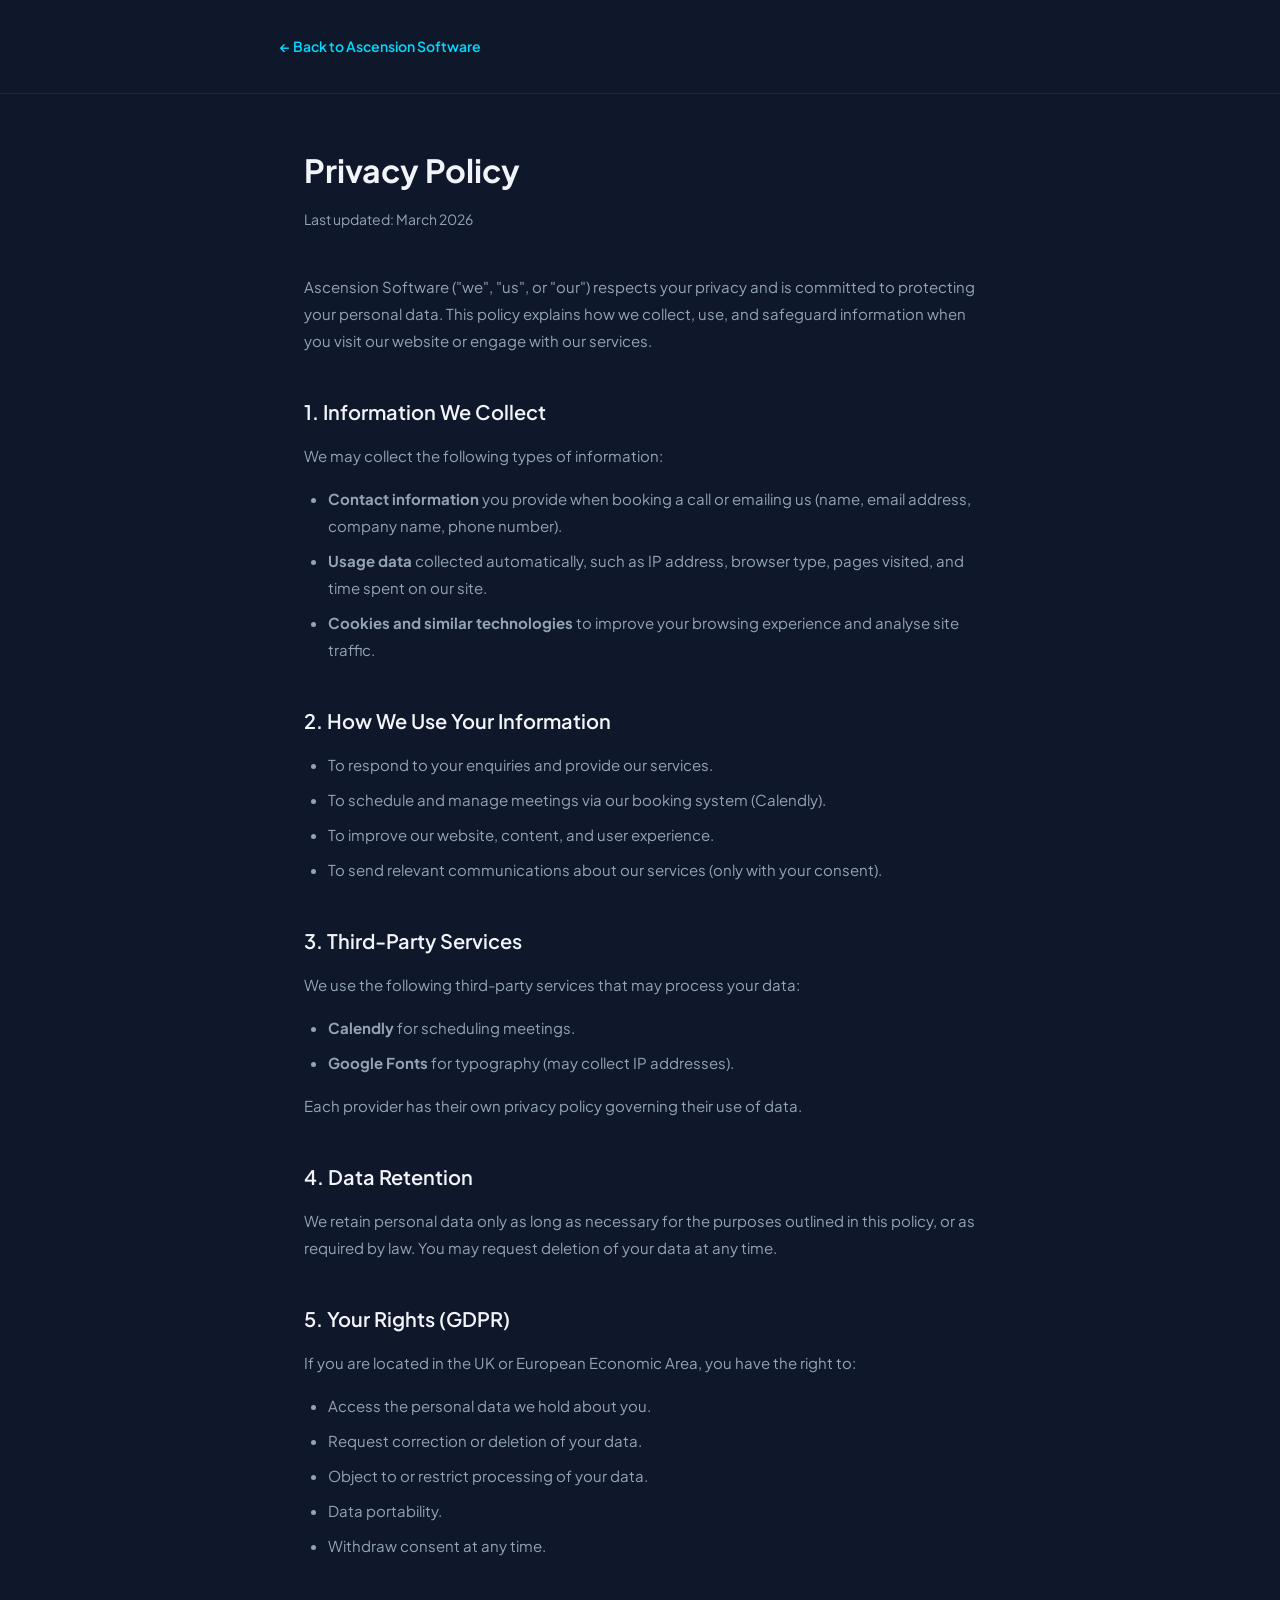
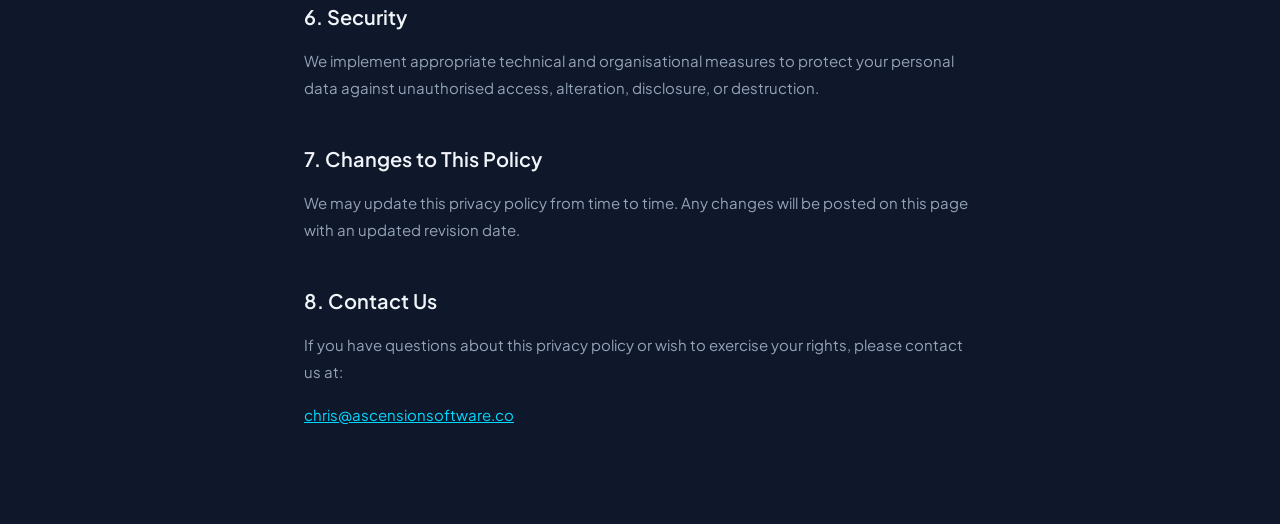
<file: privacy-policy.html>
<!DOCTYPE html>
<html lang="en">
<head>
  <meta charset="UTF-8">
  <meta name="viewport" content="width=device-width, initial-scale=1.0">
  <meta name="description" content="Ascension Software Privacy Policy — how we collect, use, and protect your data.">
  <title>Privacy Policy | Ascension Software</title>

  <!-- Fonts -->
  <link rel="preconnect" href="https://fonts.googleapis.com">
  <link rel="preconnect" href="https://fonts.gstatic.com" crossorigin>
  <link href="https://fonts.googleapis.com/css2?family=Plus+Jakarta+Sans:wght@400;500;600;700&family=DM+Sans:opsz,wght@9..40,300;9..40,400;9..40,500;9..40,600;9..40,700&display=swap" rel="stylesheet">

  <!-- Favicon -->
  <link rel="icon" type="image/png" sizes="32x32" href="favicon.png">
  <link rel="icon" type="image/png" sizes="16x16" href="favicon.png">
  <link rel="apple-touch-icon" sizes="180x180" href="favicon.png">
  <meta name="theme-color" content="#0F172A">

  <style>
    *, *::before, *::after { box-sizing: border-box; margin: 0; padding: 0; }
    html { scroll-behavior: smooth; }
    body {
      font-family: 'Plus Jakarta Sans', sans-serif;
      background: #0F172A;
      color: #F1F5F9;
      line-height: 1.8;
      -webkit-font-smoothing: antialiased;
    }
    a { color: #00D9FF; }
    a:hover { color: #33E1FF; }

    .policy-header {
      padding: 2rem 1.5rem;
      border-bottom: 1px solid rgba(148, 163, 184, 0.1);
    }
    .policy-header__inner {
      max-width: 720px;
      margin: 0 auto;
    }
    .policy-header a {
      font-size: 0.875rem;
      font-weight: 600;
      text-decoration: none;
    }

    .policy {
      max-width: 720px;
      margin: 0 auto;
      padding: 3rem 1.5rem 5rem;
    }
    .policy h1 {
      font-size: 2rem;
      font-weight: 700;
      margin-bottom: 0.5rem;
    }
    .policy .last-updated {
      font-size: 0.875rem;
      color: #94A3B8;
      margin-bottom: 2.5rem;
    }
    .policy h2 {
      font-size: 1.25rem;
      font-weight: 600;
      margin-top: 2.5rem;
      margin-bottom: 0.75rem;
      color: #F1F5F9;
    }
    .policy p, .policy li {
      color: #94A3B8;
      font-size: 0.9375rem;
      margin-bottom: 1rem;
    }
    .policy ul {
      padding-left: 1.5rem;
      margin-bottom: 1rem;
    }
    .policy li { margin-bottom: 0.5rem; }

    @media (max-width: 640px) {
      .policy h1 { font-size: 1.5rem; }
      .policy { padding: 2rem 1rem 3rem; }
    }
  </style>
</head>
<body>

  <header class="policy-header">
    <div class="policy-header__inner">
      <a href="index.html">&larr; Back to Ascension Software</a>
    </div>
  </header>

  <main class="policy">
    <h1>Privacy Policy</h1>
    <p class="last-updated">Last updated: March 2026</p>

    <p>Ascension Software ("we", "us", or "our") respects your privacy and is committed to protecting your personal data. This policy explains how we collect, use, and safeguard information when you visit our website or engage with our services.</p>

    <h2>1. Information We Collect</h2>
    <p>We may collect the following types of information:</p>
    <ul>
      <li><strong>Contact information</strong> you provide when booking a call or emailing us (name, email address, company name, phone number).</li>
      <li><strong>Usage data</strong> collected automatically, such as IP address, browser type, pages visited, and time spent on our site.</li>
      <li><strong>Cookies and similar technologies</strong> to improve your browsing experience and analyse site traffic.</li>
    </ul>

    <h2>2. How We Use Your Information</h2>
    <ul>
      <li>To respond to your enquiries and provide our services.</li>
      <li>To schedule and manage meetings via our booking system (Calendly).</li>
      <li>To improve our website, content, and user experience.</li>
      <li>To send relevant communications about our services (only with your consent).</li>
    </ul>

    <h2>3. Third-Party Services</h2>
    <p>We use the following third-party services that may process your data:</p>
    <ul>
      <li><strong>Calendly</strong> for scheduling meetings.</li>
      <li><strong>Google Fonts</strong> for typography (may collect IP addresses).</li>
    </ul>
    <p>Each provider has their own privacy policy governing their use of data.</p>

    <h2>4. Data Retention</h2>
    <p>We retain personal data only as long as necessary for the purposes outlined in this policy, or as required by law. You may request deletion of your data at any time.</p>

    <h2>5. Your Rights (GDPR)</h2>
    <p>If you are located in the UK or European Economic Area, you have the right to:</p>
    <ul>
      <li>Access the personal data we hold about you.</li>
      <li>Request correction or deletion of your data.</li>
      <li>Object to or restrict processing of your data.</li>
      <li>Data portability.</li>
      <li>Withdraw consent at any time.</li>
    </ul>

    <h2>6. Security</h2>
    <p>We implement appropriate technical and organisational measures to protect your personal data against unauthorised access, alteration, disclosure, or destruction.</p>

    <h2>7. Changes to This Policy</h2>
    <p>We may update this privacy policy from time to time. Any changes will be posted on this page with an updated revision date.</p>

    <h2>8. Contact Us</h2>
    <p>If you have questions about this privacy policy or wish to exercise your rights, please contact us at:</p>
    <p><a href="mailto:chris@ascensionsoftware.co">chris@ascensionsoftware.co</a></p>
  </main>

</body>
</html>
</file>
